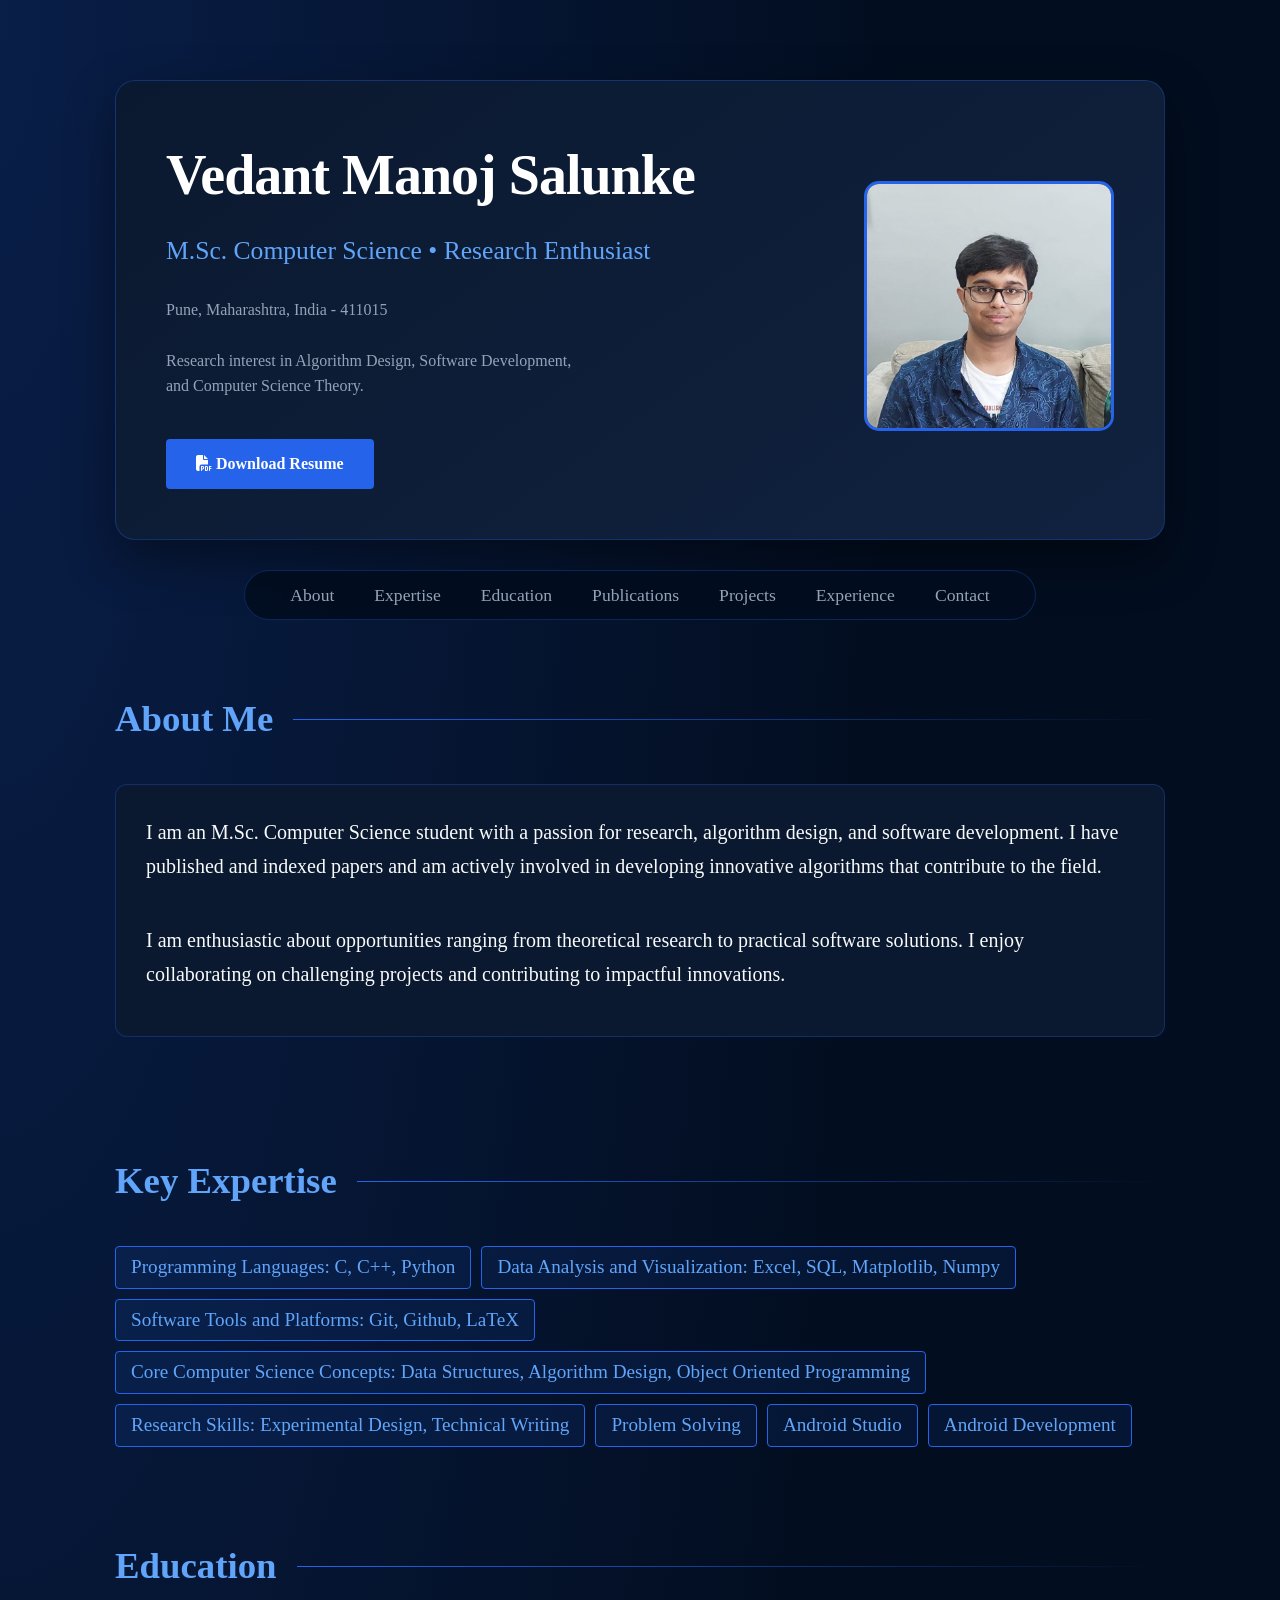
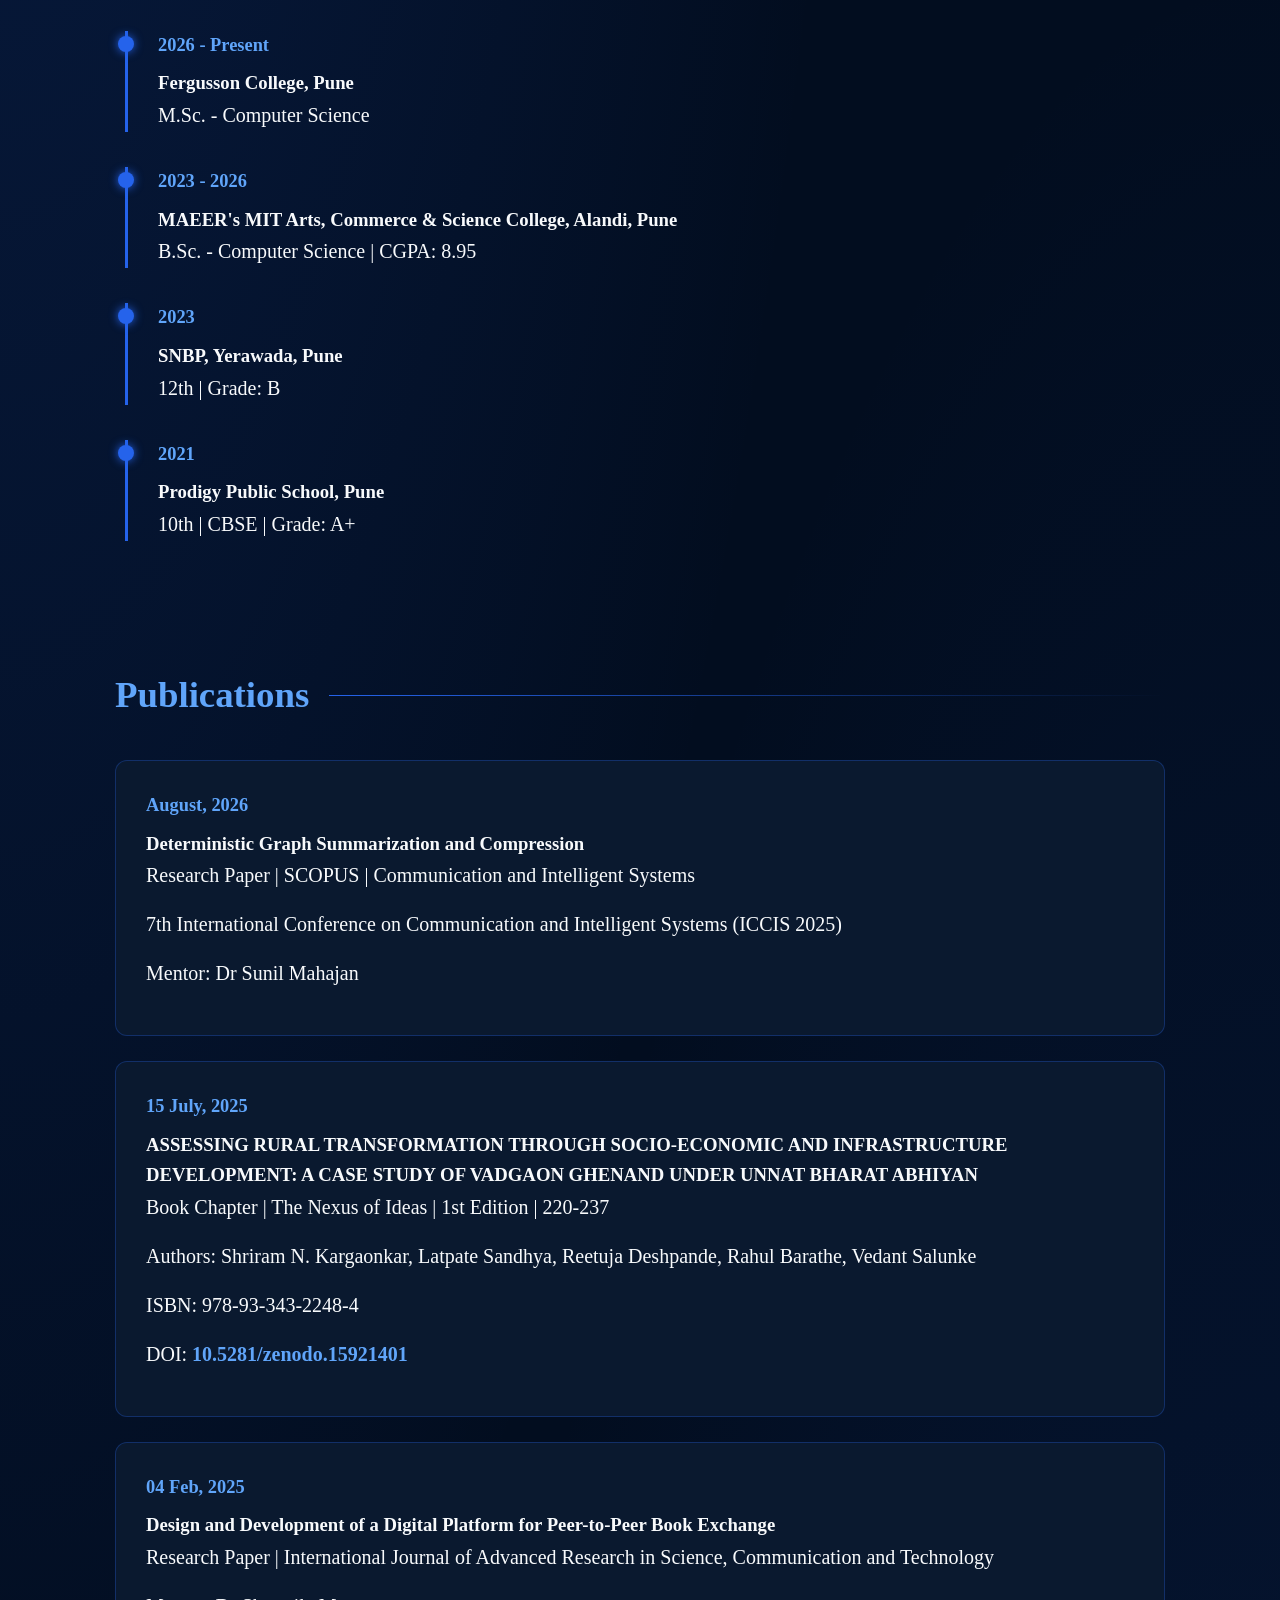
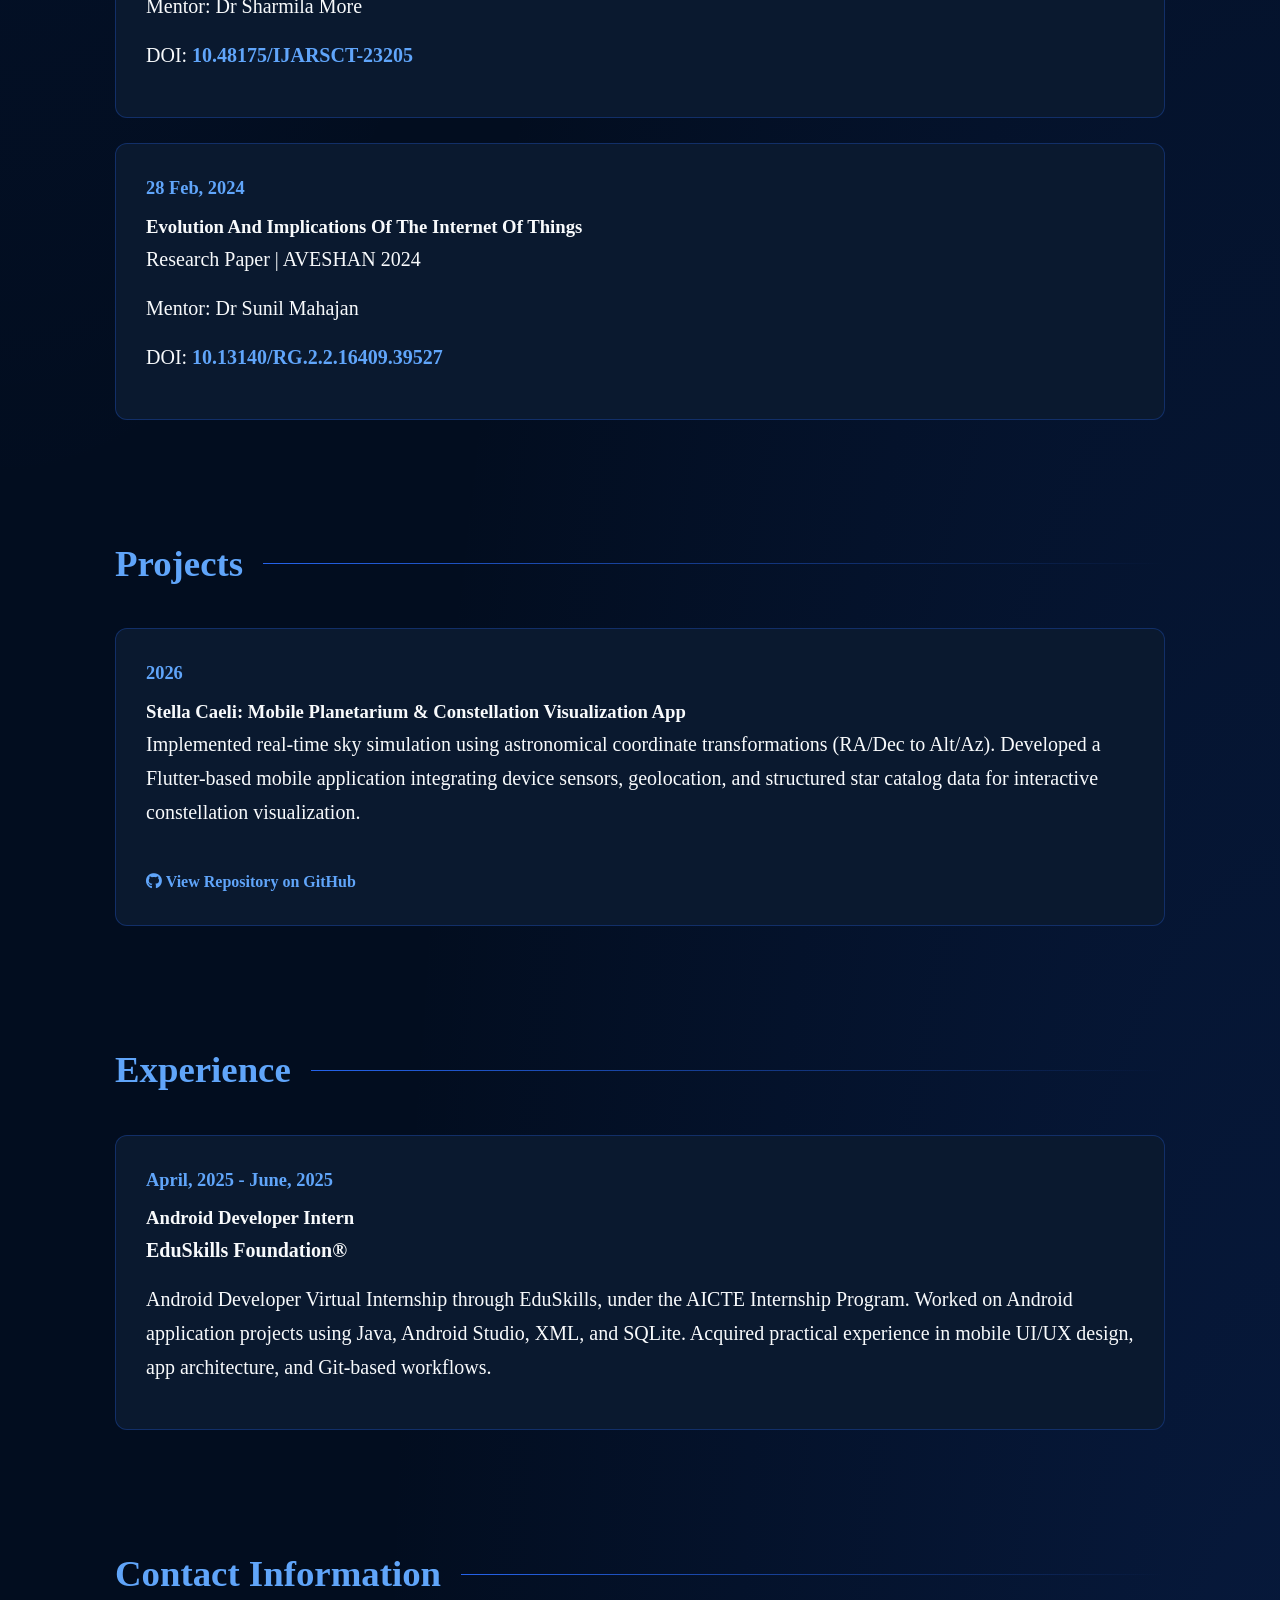
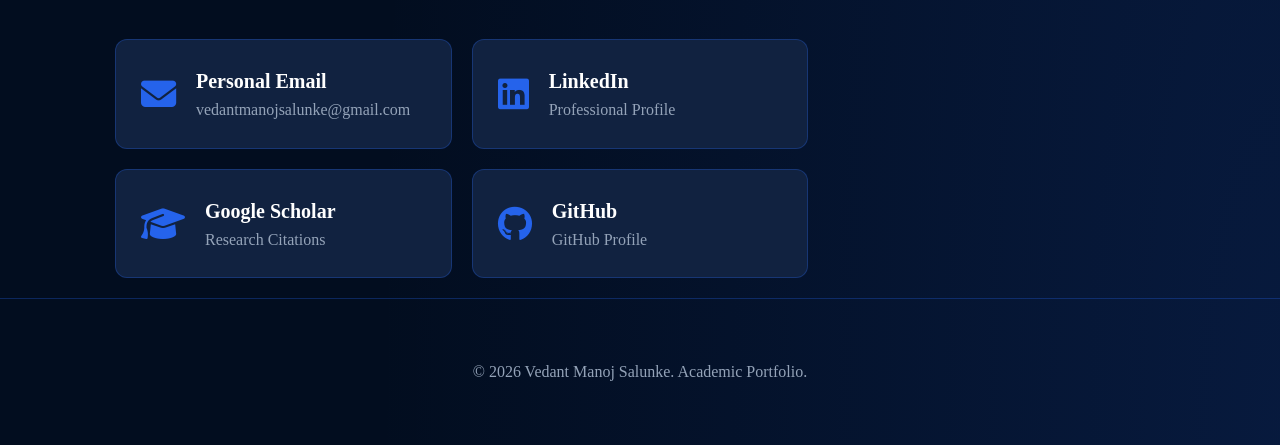
<file: index.html>
<!DOCTYPE html>
<html lang="en">
<head>
    <meta charset="UTF-8">
    <meta name="viewport" content="width=device-width, initial-scale=1.0">
    <title>Vedant Manoj Salunke - CV</title>
    <!-- Font Awesome -->
    <link rel="stylesheet" href="https://cdnjs.cloudflare.com/ajax/libs/font-awesome/6.4.0/css/all.min.css">
    <style>
        :root {
            /* Palette: Dark Blue Base with Cobalt Highlights */
            --dark-blue-base: #020d1f;
            --navy-surface: #0a192f;
            --cobalt-blue: #2563eb;
            --electric-blue: #60a5fa;
            --glass-border: rgba(37, 99, 235, 0.3);
            --text-light: #f8fafc;
            --text-dim: #94a3b8;
        }

        * {
            margin: 0;
            padding: 0;
            box-sizing: border-box;
            scroll-behavior: smooth;
        }

        body {
            background-color: var(--dark-blue-base);
            background-image: 
                radial-gradient(at 0% 0%, rgba(37, 99, 235, 0.2) 0px, transparent 50%),
                radial-gradient(at 100% 100%, rgba(37, 99, 235, 0.15) 0px, transparent 50%);
            color: var(--text-light);
            /* Times New Roman as requested */
            font-family: 'Times New Roman', Times, serif;
            line-height: 1.6;
        }

        .container {
            max-width: 1100px;
            margin: 0 auto;
            padding: 0 25px;
        }

        /* --- Header Section --- */
        header {
            padding: 80px 0 60px;
        }

        .header-content {
            display: flex;
            justify-content: space-between;
            align-items: center;
            gap: 40px;
            background: linear-gradient(145deg, #0a192f, #112240);
            padding: 50px;
            border-radius: 20px;
            border: 1px solid var(--glass-border);
            box-shadow: 0 20px 50px rgba(0, 0, 0, 0.4);
        }

        .profile-info { flex: 1.5; }
        
        /* Photo to the Right */
        .profile-photo { flex: 1; text-align: right; }

        .profile-photo img {
            width: 250px;
            height: 250px;
            border-radius: 15px;
            object-fit: cover;
            border: 3px solid var(--cobalt-blue);
            transition: transform 0.4s ease;
        }

        .profile-photo:hover img {
            transform: scale(1.03);
            border-color: var(--electric-blue);
        }

        h1 {
            font-size: 3.5rem;
            margin-bottom: 10px;
            color: #fff;
            letter-spacing: -1px;
        }

        .tagline {
            font-size: 1.6rem;
            color: var(--electric-blue);
            margin-bottom: 25px;
        }

        /* --- Navigation --- */
        nav {
            position: sticky;
            top: 20px;
            z-index: 1000;
            text-align: center;
            margin-top: -30px;
        }

        nav ul {
            display: inline-flex;
            background: rgba(2, 13, 31, 0.95);
            backdrop-filter: blur(12px);
            padding: 10px 30px;
            border-radius: 50px;
            list-style: none;
            gap: 10px;
            border: 1px solid var(--glass-border);
        }

        nav ul li a {
            text-decoration: none;
            color: var(--text-dim);
            padding: 8px 15px;
            border-radius: 25px;
            font-size: 1.1rem;
            transition: 0.3s;
        }

        nav ul li a:hover, nav ul li a.active {
            color: white;
            background: var(--cobalt-blue);
        }

        /* --- Sections --- */
        section {
            padding: 70px 0 20px;
        }

        h2 {
            font-size: 2.3rem;
            margin-bottom: 35px;
            color: var(--electric-blue);
            display: flex;
            align-items: center;
            gap: 20px;
        }

        h2::after {
            content: "";
            height: 1px;
            background: linear-gradient(to right, var(--cobalt-blue), transparent);
            flex-grow: 1;
        }

        .card {
            background: var(--navy-surface);
            border: 1px solid var(--glass-border);
            padding: 30px;
            border-radius: 12px;
            margin-bottom: 25px;
            transition: 0.3s;
        }

        .card:hover {
            border-color: var(--electric-blue);
            background: #112240;
        }

        /* --- Skill Chips --- */
        .skills-grid {
            display: flex;
            flex-wrap: wrap;
            gap: 10px;
        }

        .skill-chip {
            background: rgba(37, 99, 235, 0.1);
            border: 1px solid var(--cobalt-blue);
            color: var(--electric-blue);
            padding: 5px 15px;
            border-radius: 4px;
            font-size: 1.05rem;
        }

        /* --- Education/Experience --- */
        .timeline-item {
            border-left: 3px solid var(--cobalt-blue);
            margin-left: 10px;
            padding-left: 30px;
            position: relative;
            margin-bottom: 35px;
        }

        .timeline-item::before {
            content: "";
            position: absolute;
            left: -10px;
            top: 5px;
            width: 16px;
            height: 16px;
            background: var(--cobalt-blue);
            border-radius: 50%;
            box-shadow: 0 0 10px var(--cobalt-blue);
        }

        .date-badge {
            color: var(--electric-blue);
            font-weight: bold;
            font-size: 1.15rem;
            margin-bottom: 8px;
            display: block;
        }

        /* --- Contact Blocks --- */
        .contact-grid {
            display: grid;
            grid-template-columns: repeat(auto-fit, minmax(300px, 1fr));
            gap: 20px;
            margin-top: 20px;
        }

        .contact-card {
            background: #112240;
            border: 1px solid var(--glass-border);
            padding: 25px;
            border-radius: 12px;
            display: flex;
            align-items: center;
            gap: 20px;
            text-decoration: none;
            transition: 0.3s;
        }

        .contact-card:hover {
            transform: translateY(-5px);
            border-color: var(--electric-blue);
            background: #1d2d50;
            box-shadow: 0 10px 20px rgba(0,0,0,0.3);
        }

        .contact-card i {
            font-size: 2.2rem;
            color: var(--cobalt-blue);
        }

        .contact-card strong {
            display: block;
            color: #fff;
            font-size: 1.25rem;
        }

        .contact-card span {
            color: var(--text-dim);
            font-size: 1rem;
        }

        .download-btn {
            background: var(--cobalt-blue);
            color: white;
            padding: 12px 30px;
            text-decoration: none;
            font-weight: bold;
            border-radius: 4px;
            display: inline-block;
            margin-top: 20px;
            transition: 0.3s;
        }

        .download-btn:hover {
            background: var(--electric-blue);
            transform: translateY(-2px);
        }

        .link-text {
            color: var(--electric-blue);
            text-decoration: none;
            font-weight: bold;
        }

        .link-text:hover { text-decoration: underline; }

        section p, 
        .card p, 
        .timeline-item p {
            font-size: 1.25rem;
            line-height: 1.7;
            margin-bottom: 15px;
        }
        
        .skill-chip {
            background: rgba(37, 99, 235, 0.1);
            border: 1px solid var(--cobalt-blue);
            color: var(--electric-blue);
            padding: 5px 15px;
            border-radius: 4px;
            font-size: 1.2rem;
        }

        @media (max-width: 850px) {
            .header-content { flex-direction: column; text-align: center; padding: 30px; }
            .profile-photo { text-align: center; order: -1; }
            h1 { font-size: 2.8rem; }
            nav ul { flex-wrap: wrap; justify-content: center; border-radius: 20px; }
        }
    </style>
</head>
<body>

    <div class="container">
        <header id="top">
            <div class="header-content">
                <div class="profile-info">
                    <h1>Vedant Manoj Salunke</h1>
                    <p class="tagline">M.Sc. Computer Science • Research Enthusiast</p>
                    <p style="color: var(--text-dim); margin-bottom: 20px;">
                        Pune, Maharashtra, India - 411015 <br> <br>
                        Research interest in Algorithm Design, Software Development, <br>
                        and Computer Science Theory.
                    </p>
                    <a href="MyResume.pdf" class="download-btn" download>
                        <i class="fa-solid fa-file-pdf"></i> Download Resume
                    </a>
                </div>
                <div class="profile-photo">
                    <img src="profile.jpg" alt="Vedant Manoj Salunke">
                </div>
            </div>
        </header>
    </div>

    <nav>
        <ul>
            <li><a href="#about">About</a></li>
            <li><a href="#expertise">Expertise</a></li>
            <li><a href="#education">Education</a></li>
            <li><a href="#publications">Publications</a></li>
            <li><a href="#projects">Projects</a></li>
            <li><a href="#experience">Experience</a></li>
            <li><a href="#contact">Contact</a></li>
        </ul>
    </nav>

    <div class="container">
        <!-- About -->
        <section id="about">
            <h2>About Me</h2>
            <div class="card">
                <p>I am an M.Sc. Computer Science student with a passion for research, algorithm design, and software development. I have published and indexed papers and am actively involved in developing innovative algorithms that contribute to the field.</p> 
                <br>
                <p>I am enthusiastic about opportunities ranging from theoretical research to practical software solutions. I enjoy collaborating on challenging projects and contributing to impactful innovations.</p>
            </div>
        </section>

        <!-- Expertise -->
        <section id="expertise">
            <h2>Key Expertise</h2>
            <div class="skills-grid">
                <span class="skill-chip">Programming Languages: C, C++, Python</span>
                <span class="skill-chip">Data Analysis and Visualization: Excel, SQL, Matplotlib, Numpy</span>
                <span class="skill-chip">Software Tools and Platforms: Git, Github, LaTeX</span>
                <span class="skill-chip">Core Computer Science Concepts: Data Structures, Algorithm Design, Object Oriented Programming</span>
                <span class="skill-chip">Research Skills: Experimental Design, Technical Writing</span>
                <span class="skill-chip">Problem Solving</span>
                <span class="skill-chip">Android Studio</span>
                <span class="skill-chip">Android Development</span>
            </div>
        </section>

        <!-- Education -->
        <section id="education">
            <h2>Education</h2>
            <div class="timeline-item">
                <span class="date-badge">2026 - Present</span>
                <h3>Fergusson College, Pune</h3>
                <p>M.Sc. - Computer Science</p>
            </div>
            <div class="timeline-item">
                <span class="date-badge">2023 - 2026</span>
                <h3>MAEER's MIT Arts, Commerce & Science College, Alandi, Pune</h3>
                <p>B.Sc. - Computer Science | CGPA: 8.95</p>
            </div>
            <div class="timeline-item">
                <span class="date-badge">2023</span>
                <h3>SNBP, Yerawada, Pune</h3>
                <p>12th | Grade: B</p>
            </div>
            <div class="timeline-item">
                <span class="date-badge">2021</span>
                <h3>Prodigy Public School, Pune</h3>
                <p>10th | CBSE | Grade: A+</p>
            </div>
        </section>

        <!-- Publications -->
        <section id="publications">
            <h2>Publications</h2>
            <div class="card">
                <span class="date-badge">August, 2026</span>
                <h3>Deterministic Graph Summarization and Compression</h3>
                <p>Research Paper | SCOPUS | Communication and Intelligent Systems</p>
                <p>7th International Conference on Communication and Intelligent Systems (ICCIS 2025)</p>
                <p>Mentor: Dr Sunil Mahajan</p>
            </div>

            <div class="card">
                <span class="date-badge">15 July, 2025</span>
                <h3>ASSESSING RURAL TRANSFORMATION THROUGH SOCIO-ECONOMIC AND INFRASTRUCTURE DEVELOPMENT: A CASE STUDY OF VADGAON GHENAND UNDER UNNAT BHARAT ABHIYAN</h3>
                <p>Book Chapter | The Nexus of Ideas | 1st Edition | 220-237</p> 
                <p>Authors: Shriram N. Kargaonkar, Latpate Sandhya, Reetuja Deshpande, Rahul Barathe, Vedant Salunke</p>
                <p>ISBN: 978-93-343-2248-4</p>
                <p>DOI: <a href="https://zenodo.org/records/15921401" class="link-text">10.5281/zenodo.15921401</a></p>
            </div>

            <div class="card">
                <span class="date-badge">04 Feb, 2025</span>
                <h3>Design and Development of a Digital Platform for Peer-to-Peer Book Exchange</h3>
                <p>Research Paper | International Journal of Advanced Research in Science, Communication and Technology</p>
                <p>Mentor: Dr Sharmila More</p>
                <p>DOI: <a href="https://ijarsct.co.in/Paper23205.pdf" class="link-text">10.48175/IJARSCT-23205</a></p>
            </div>

            <div class="card">
                <span class="date-badge">28 Feb, 2024</span>
                <h3>Evolution And Implications Of The Internet Of Things</h3>
                <p>Research Paper | AVESHAN 2024</p> 
                <p>Mentor: Dr Sunil Mahajan</p>
                <p>DOI: <a href="https://doi.org/10.13140/RG.2.2.16409.39527" class="link-text" target="_blank">10.13140/RG.2.2.16409.39527</a></p>
            </div>
        </section>

        <!-- Projects -->
        <section id="projects">
            <h2>Projects</h2>
            <div class="card">
                <span class="date-badge">2026</span>
                <h3>Stella Caeli: Mobile Planetarium & Constellation Visualization App</h3>
                <p>Implemented real-time sky simulation using astronomical coordinate transformations (RA/Dec to Alt/Az). Developed a Flutter-based mobile application integrating device sensors, geolocation, and structured star catalog data for interactive constellation visualization.</p>
                <br>
                <a href="https://github.com/vedantms/stella_caeli/" class="link-text"><i class="fa-brands fa-github"></i> View Repository on GitHub</a>
            </div>
        </section>

        <!-- Experience -->
        <section id="experience">
            <h2>Experience</h2>
            <div class="card">
                <span class="date-badge">April, 2025 - June, 2025</span>
                <h3>Android Developer Intern</h3>
                <p><strong>EduSkills Foundation®</strong></p>
                <p>Android Developer Virtual Internship through EduSkills, under the AICTE Internship Program. Worked on Android application projects using Java, Android Studio, XML, and SQLite. Acquired practical experience in mobile UI/UX design, app architecture, and Git-based workflows.</p>
            </div>
        </section>

        <!-- Contact Blocks -->
        <section id="contact">
            <h2>Contact Information</h2>
            <div class="contact-grid">
                <a href="mailto:vedantmanojsalunke@gmail.com" class="contact-card">
                    <i class="fa-solid fa-envelope"></i>
                    <div>
                        <strong>Personal Email</strong>
                        <span>vedantmanojsalunke@gmail.com</span>
                    </div>
                </a>
                <a href="https://www.linkedin.com/public-profile/settings?lipi=urn%3Ali%3Apage%3Ad_flagship3_profile_self_edit_contact-info%3BxmWntUBGQhCq5uwYI2y6HQ%3D%3D" target="_blank" class="contact-card">
                    <i class="fa-brands fa-linkedin"></i>
                    <div>
                        <strong>LinkedIn</strong>
                        <span>Professional Profile</span>
                    </div>
                </a>
                <br>
                <a href="https://scholar.google.com/citations?hl=en&user=ffXxv1EAAAAJ" target="_blank" class="contact-card">
                    <i class="fa-solid fa-graduation-cap"></i>
                    <div>
                        <strong>Google Scholar</strong>
                        <span>Research Citations</span>
                    </div>
                </a>
                <a href="https://github.com/vedantms" target="_blank" class="contact-card">
                    <i class="fa-brands fa-github"></i>
                    <div>
                        <strong>GitHub</strong>
                        <span>GitHub Profile</span>
                    </div>
                </a>
            </div>
        </section>
    </div>

    <footer style="text-align: center; padding: 60px 0; border-top: 1px solid var(--glass-border); color: var(--text-dim);">
        <p>&copy; 2026 Vedant Manoj Salunke. Academic Portfolio.</p>
    </footer>

    <script>
        const sections = document.querySelectorAll('section, header');
        const navLinks = document.querySelectorAll('nav ul li a');
        
        window.addEventListener('scroll', () => {
            let current = '';
            sections.forEach(section => {
                const sectionTop = section.offsetTop;
                if (pageYOffset >= (sectionTop - 200)) {
                    current = section.getAttribute('id');
                }
            });
            
            navLinks.forEach(link => {
                link.classList.remove('active');
                if (link.getAttribute('href').substring(1) === current) {
                    link.classList.add('active');
                }
            });
        });
    </script>
</body>
</html>
</file>
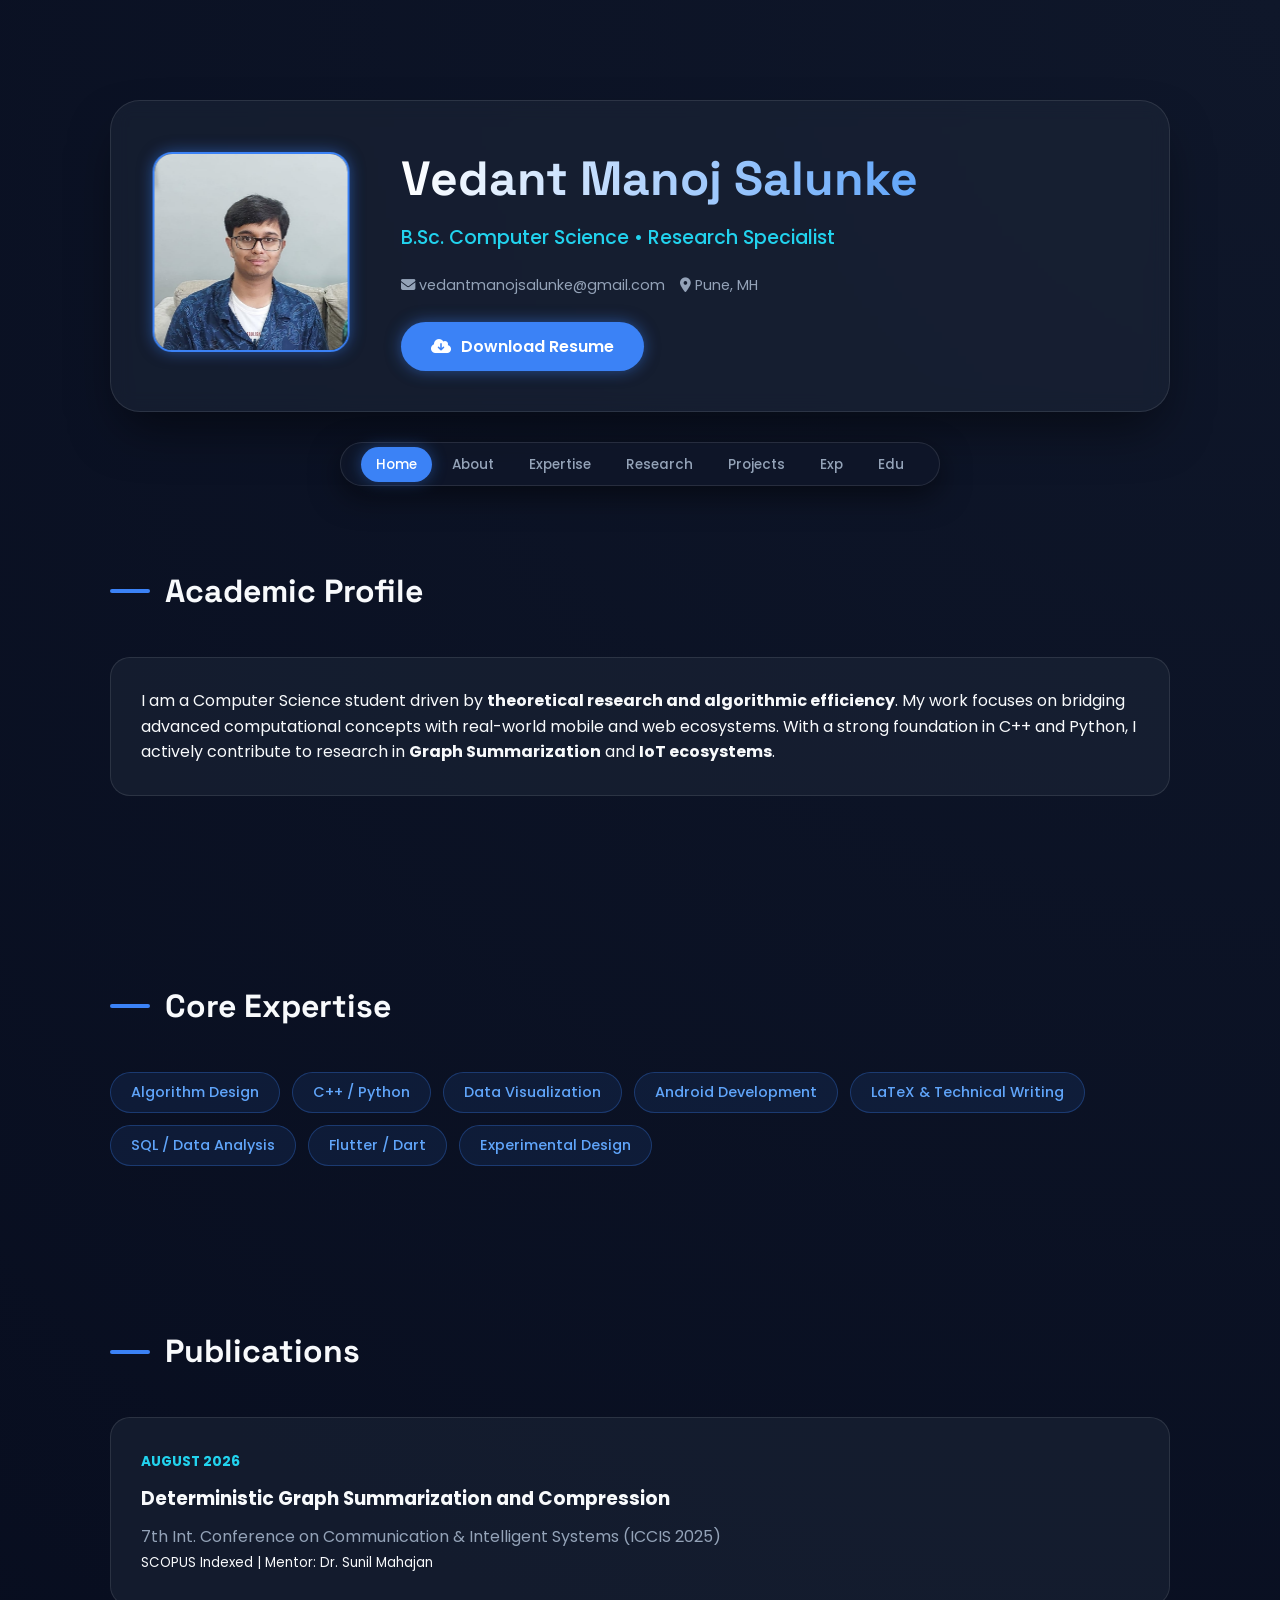
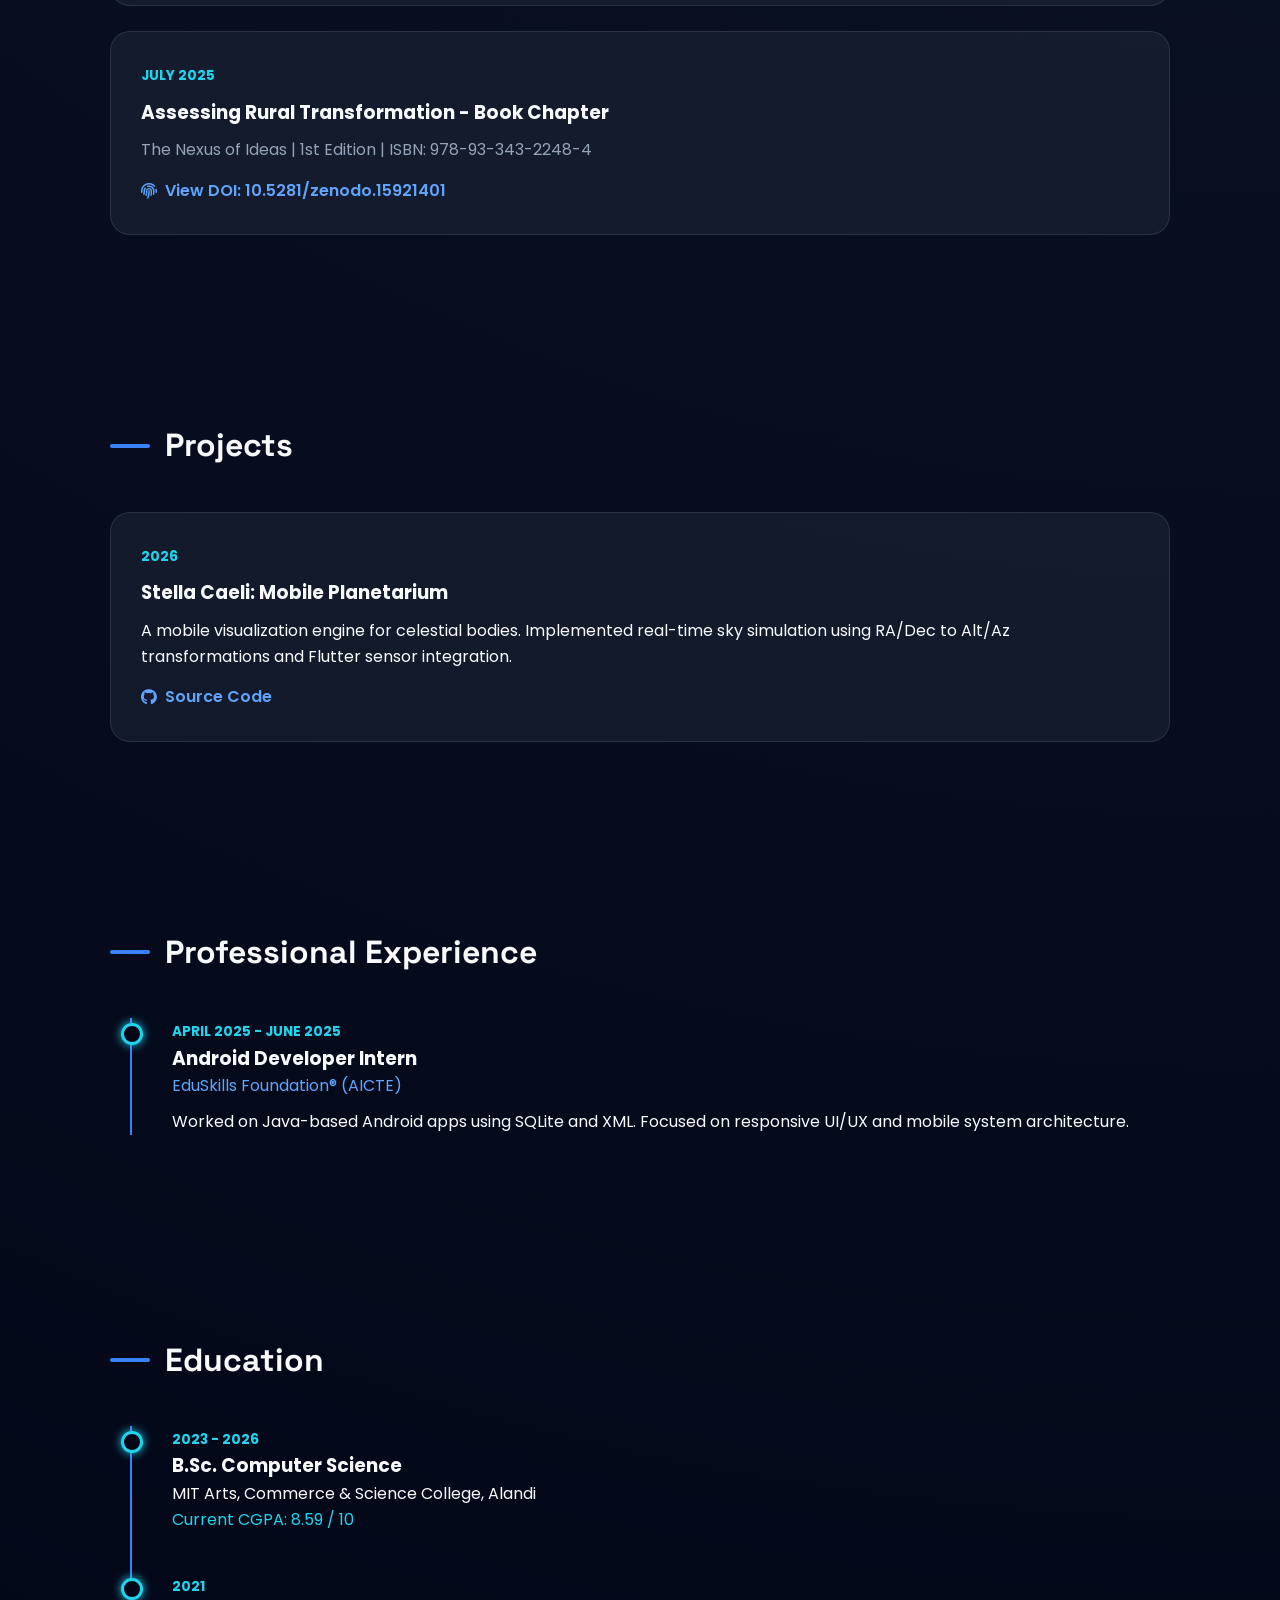
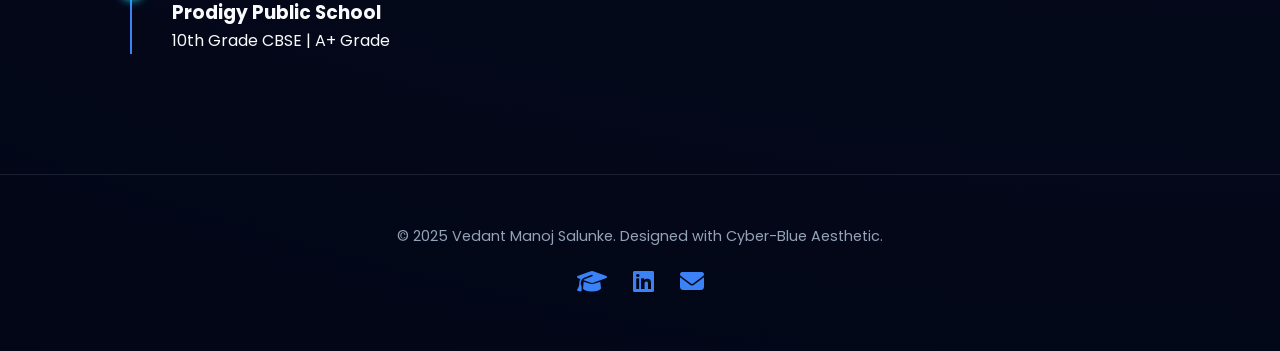
<file: index1.html>
<!DOCTYPE html>
<html lang="en">
<head>
    <meta charset="UTF-8">
    <meta name="viewport" content="width=device-width, initial-scale=1.0">
    <title>Vedant Manoj Salunke | CV</title>
    <!-- Google Fonts -->
    <link href="https://fonts.googleapis.com/css2?family=Poppins:wght@300;400;600;700&family=Space+Grotesk:wght@300;500;700&display=swap" rel="stylesheet">
    <!-- Font Awesome -->
    <link rel="stylesheet" href="https://cdnjs.cloudflare.com/ajax/libs/font-awesome/6.4.0/css/all.min.css">
    <style>
        :root {
            --bg-dark: #020617;
            --bg-card: rgba(30, 41, 59, 0.5);
            --primary-blue: #3b82f6;
            --electric-blue: #60a5fa;
            --cyan-glow: #22d3ee;
            --text-white: #f8fafc;
            --text-dim: #94a3b8;
            --glass-border: rgba(255, 255, 255, 0.1);
            --neon-shadow: 0 0 15px rgba(59, 130, 246, 0.5);
        }

        * {
            margin: 0;
            padding: 0;
            box-sizing: border-box;
            scroll-behavior: smooth;
        }

        body {
            font-family: 'Poppins', sans-serif;
            background: radial-gradient(circle at top right, #0f172a, #020617);
            color: var(--text-white);
            line-height: 1.6;
            overflow-x: hidden;
        }

        /* --- Custom Scrollbar --- */
        ::-webkit-scrollbar { width: 8px; }
        ::-webkit-scrollbar-track { background: var(--bg-dark); }
        ::-webkit-scrollbar-thumb { background: var(--primary-blue); border-radius: 10px; }

        .container {
            max-width: 1100px;
            margin: 0 auto;
            padding: 0 20px;
        }

        /* --- Header / Hero --- */
        header {
            padding: 100px 0 60px;
            position: relative;
            perspective: 1000px;
        }

        .header-content {
            display: flex;
            align-items: center;
            gap: 50px;
            background: var(--bg-card);
            padding: 40px;
            border-radius: 30px;
            border: 1px solid var(--glass-border);
            backdrop-filter: blur(10px);
            box-shadow: 0 25px 50px -12px rgba(0, 0, 0, 0.5);
        }

        .profile-photo {
            position: relative;
        }

        .profile-photo img {
            width: 200px;
            height: 200px;
            border-radius: 20px;
            object-fit: cover;
            border: 2px solid var(--primary-blue);
            box-shadow: var(--neon-shadow);
            transform: rotateY(-10deg);
            transition: 0.5s;
        }

        .profile-photo:hover img {
            transform: rotateY(0deg) scale(1.05);
        }

        .profile-info h1 {
            font-family: 'Space Grotesk', sans-serif;
            font-size: 3rem;
            background: linear-gradient(to right, #fff, var(--electric-blue));
            -webkit-background-clip: text;
            -webkit-text-fill-color: transparent;
            margin-bottom: 5px;
        }

        .tagline {
            font-size: 1.2rem;
            color: var(--cyan-glow);
            font-weight: 500;
            margin-bottom: 20px;
        }

        .contact-fast {
            display: flex;
            flex-wrap: wrap;
            gap: 15px;
            font-size: 0.9rem;
            color: var(--text-dim);
        }

        /* --- Navigation --- */
        nav {
            position: sticky;
            top: 20px;
            z-index: 1000;
            margin-top: -30px;
            text-align: center;
        }

        nav ul {
            display: inline-flex;
            background: rgba(15, 23, 42, 0.8);
            backdrop-filter: blur(15px);
            padding: 8px 20px;
            border-radius: 50px;
            list-style: none;
            gap: 5px;
            border: 1px solid var(--glass-border);
            box-shadow: 0 10px 30px rgba(0,0,0,0.5);
        }

        nav ul li a {
            text-decoration: none;
            color: var(--text-dim);
            padding: 8px 15px;
            border-radius: 25px;
            font-size: 0.85rem;
            font-weight: 500;
            transition: 0.3s;
        }

        nav ul li a:hover, nav ul li a.active {
            color: white;
            background: var(--primary-blue);
            box-shadow: 0 0 15px rgba(59, 130, 246, 0.4);
        }

        /* --- Section Styling --- */
        section {
            padding: 80px 0;
        }

        .section-title {
            font-family: 'Space Grotesk', sans-serif;
            font-size: 2rem;
            margin-bottom: 40px;
            display: flex;
            align-items: center;
            gap: 15px;
        }

        .section-title::before {
            content: "";
            width: 40px;
            height: 4px;
            background: var(--primary-blue);
            border-radius: 2px;
        }

        /* --- 3D Card Effect --- */
        .glass-card {
            background: var(--bg-card);
            border: 1px solid var(--glass-border);
            border-radius: 20px;
            padding: 30px;
            margin-bottom: 25px;
            transition: transform 0.4s ease, box-shadow 0.4s ease;
            transform-style: preserve-3d;
        }

        .glass-card:hover {
            transform: translateY(-10px) rotateX(5deg);
            box-shadow: 0 20px 40px rgba(0, 0, 0, 0.4), 0 0 20px rgba(59, 130, 246, 0.1);
            border-color: var(--primary-blue);
        }

        /* --- Skills --- */
        .skills-container {
            display: flex;
            flex-wrap: wrap;
            gap: 12px;
        }

        .skill-node {
            background: rgba(59, 130, 246, 0.1);
            border: 1px solid rgba(59, 130, 246, 0.3);
            color: var(--electric-blue);
            padding: 8px 20px;
            border-radius: 50px;
            font-weight: 500;
            font-size: 0.9rem;
            transition: 0.3s;
        }

        .skill-node:hover {
            background: var(--primary-blue);
            color: white;
            transform: scale(1.1);
        }

        /* --- Education & Experience Timeline --- */
        .timeline {
            border-left: 2px solid var(--primary-blue);
            margin-left: 20px;
            padding-left: 40px;
        }

        .timeline-item {
            position: relative;
            margin-bottom: 40px;
        }

        .timeline-item::before {
            content: "";
            position: absolute;
            left: -51px;
            top: 5px;
            width: 16px;
            height: 16px;
            background: var(--bg-dark);
            border: 3px solid var(--cyan-glow);
            border-radius: 50%;
            box-shadow: 0 0 10px var(--cyan-glow);
        }

        .date-text {
            color: var(--cyan-glow);
            font-weight: 700;
            font-size: 0.85rem;
            text-transform: uppercase;
        }

        /* --- Action Buttons --- */
        .btn-link {
            display: inline-flex;
            align-items: center;
            gap: 8px;
            color: var(--electric-blue);
            text-decoration: none;
            margin-top: 15px;
            font-weight: 600;
            transition: 0.3s;
        }

        .btn-link:hover {
            color: white;
            text-shadow: 0 0 10px var(--primary-blue);
        }

        .download-btn {
            background: var(--primary-blue);
            color: white;
            padding: 12px 30px;
            border-radius: 50px;
            text-decoration: none;
            font-weight: 600;
            display: inline-flex;
            align-items: center;
            gap: 10px;
            box-shadow: var(--neon-shadow);
            transition: 0.3s;
        }

        .download-btn:hover {
            transform: scale(1.05);
            box-shadow: 0 0 25px var(--primary-blue);
        }

        /* --- Footer --- */
        footer {
            padding: 50px 0;
            text-align: center;
            border-top: 1px solid var(--glass-border);
            color: var(--text-dim);
            font-size: 0.9rem;
        }

        @media (max-width: 768px) {
            .header-content { flex-direction: column; text-align: center; }
            nav ul { flex-wrap: wrap; justify-content: center; border-radius: 20px; }
            .profile-info h1 { font-size: 2rem; }
        }
    </style>
</head>
<body>

    <div class="container">
        <header id="home">
            <div class="header-content">
                <div class="profile-photo">
                    <img src="profile.jpg" alt="Vedant Manoj Salunke">
                </div>
                <div class="profile-info">
                    <h1>Vedant Manoj Salunke</h1>
                    <p class="tagline">B.Sc. Computer Science • Research Specialist</p>
                    <div class="contact-fast">
                        <span><i class="fa-solid fa-envelope"></i> vedantmanojsalunke@gmail.com</span>
                        <span><i class="fa-solid fa-location-dot"></i> Pune, MH</span>
                    </div>
                    <div style="margin-top: 25px;">
                        <a href="MyResume.pdf" class="download-btn" download>
                            <i class="fa-solid fa-cloud-arrow-down"></i> Download Resume
                        </a>
                    </div>
                </div>
            </div>
        </header>
    </div>

    <nav>
        <ul>
            <li><a href="#home">Home</a></li>
            <li><a href="#about">About</a></li>
            <li><a href="#expertise">Expertise</a></li>
            <li><a href="#publications">Research</a></li>
            <li><a href="#projects">Projects</a></li>
            <li><a href="#experience">Exp</a></li>
            <li><a href="#education">Edu</a></li>
        </ul>
    </nav>

    <div class="container">
        <section id="about">
            <h2 class="section-title">Academic Profile</h2>
            <div class="glass-card">
                <p>I am a Computer Science student driven by <strong>theoretical research and algorithmic efficiency</strong>. My work focuses on bridging advanced computational concepts with real-world mobile and web ecosystems. With a strong foundation in C++ and Python, I actively contribute to research in <strong>Graph Summarization</strong> and <strong>IoT ecosystems</strong>.</p>
            </div>
        </section>

        <section id="expertise">
            <h2 class="section-title">Core Expertise</h2>
            <div class="skills-container">
                <span class="skill-node">Algorithm Design</span>
                <span class="skill-node">C++ / Python</span>
                <span class="skill-node">Data Visualization</span>
                <span class="skill-node">Android Development</span>
                <span class="skill-node">LaTeX & Technical Writing</span>
                <span class="skill-node">SQL / Data Analysis</span>
                <span class="skill-node">Flutter / Dart</span>
                <span class="skill-node">Experimental Design</span>
            </div>
        </section>

        <section id="publications">
            <h2 class="section-title">Publications</h2>
            
            <div class="glass-card">
                <span class="date-text">August 2026</span>
                <h3 style="margin: 10px 0;">Deterministic Graph Summarization and Compression</h3>
                <p style="color: var(--text-dim);">7th Int. Conference on Communication & Intelligent Systems (ICCIS 2025)</p>
                <p><small>SCOPUS Indexed | Mentor: Dr. Sunil Mahajan</small></p>
            </div>

            <div class="glass-card">
                <span class="date-text">July 2025</span>
                <h3 style="margin: 10px 0;">Assessing Rural Transformation - Book Chapter</h3>
                <p style="color: var(--text-dim);">The Nexus of Ideas | 1st Edition | ISBN: 978-93-343-2248-4</p>
                <a href="https://zenodo.org/records/15921401" class="btn-link" target="_blank">
                    <i class="fa-solid fa-fingerprint"></i> View DOI: 10.5281/zenodo.15921401
                </a>
            </div>
        </section>

        <section id="projects">
            <h2 class="section-title">Projects</h2>
            <div class="glass-card">
                <span class="date-text">2026</span>
                <h3 style="margin: 10px 0;">Stella Caeli: Mobile Planetarium</h3>
                <p>A mobile visualization engine for celestial bodies. Implemented real-time sky simulation using RA/Dec to Alt/Az transformations and Flutter sensor integration.</p>
                <a href="https://github.com/vedantms/stella_caeli/" class="btn-link">
                    <i class="fa-brands fa-github"></i> Source Code
                </a>
            </div>
        </section>

        <section id="experience">
            <h2 class="section-title">Professional Experience</h2>
            <div class="timeline">
                <div class="timeline-item">
                    <span class="date-text">April 2025 - June 2025</span>
                    <h3>Android Developer Intern</h3>
                    <p style="color: var(--electric-blue);">EduSkills Foundation® (AICTE)</p>
                    <p style="margin-top: 10px;">Worked on Java-based Android apps using SQLite and XML. Focused on responsive UI/UX and mobile system architecture.</p>
                </div>
            </div>
        </section>

        <section id="education">
            <h2 class="section-title">Education</h2>
            <div class="timeline">
                <div class="timeline-item">
                    <span class="date-text">2023 - 2026</span>
                    <h3>B.Sc. Computer Science</h3>
                    <p>MIT Arts, Commerce & Science College, Alandi</p>
                    <p style="color: var(--cyan-glow);">Current CGPA: 8.59 / 10</p>
                </div>
                <div class="timeline-item">
                    <span class="date-text">2021</span>
                    <h3>Prodigy Public School</h3>
                    <p>10th Grade CBSE | A+ Grade</p>
                </div>
            </div>
        </section>
    </div>

    <footer>
        <p>&copy; 2025 Vedant Manoj Salunke. Designed with Cyber-Blue Aesthetic.</p>
        <div style="margin-top: 15px; font-size: 1.5rem;">
            <a href="https://scholar.google.com/citations?user=ffXxv1EAAAAJ" target="_blank" style="color: var(--primary-blue); margin: 0 10px;"><i class="fa-solid fa-graduation-cap"></i></a>
            <a href="#" style="color: var(--primary-blue); margin: 0 10px;"><i class="fa-brands fa-linkedin"></i></a>
            <a href="mailto:vedantmanojsalunke@gmail.com" style="color: var(--primary-blue); margin: 0 10px;"><i class="fa-solid fa-envelope"></i></a>
        </div>
    </footer>

    <script>
        // Highlighting active nav links
        const sections = document.querySelectorAll('section, header');
        const navLinks = document.querySelectorAll('nav ul li a');

        window.onscroll = () => {
            let current = "";
            sections.forEach(section => {
                const sectionTop = section.offsetTop;
                if (pageYOffset >= sectionTop - 250) {
                    current = section.getAttribute("id");
                }
            });

            navLinks.forEach(link => {
                link.classList.remove("active");
                if (link.getAttribute("href").includes(current)) {
                    link.classList.add("active");
                }
            });
        };
    </script>
</body>
</html>
</file>
